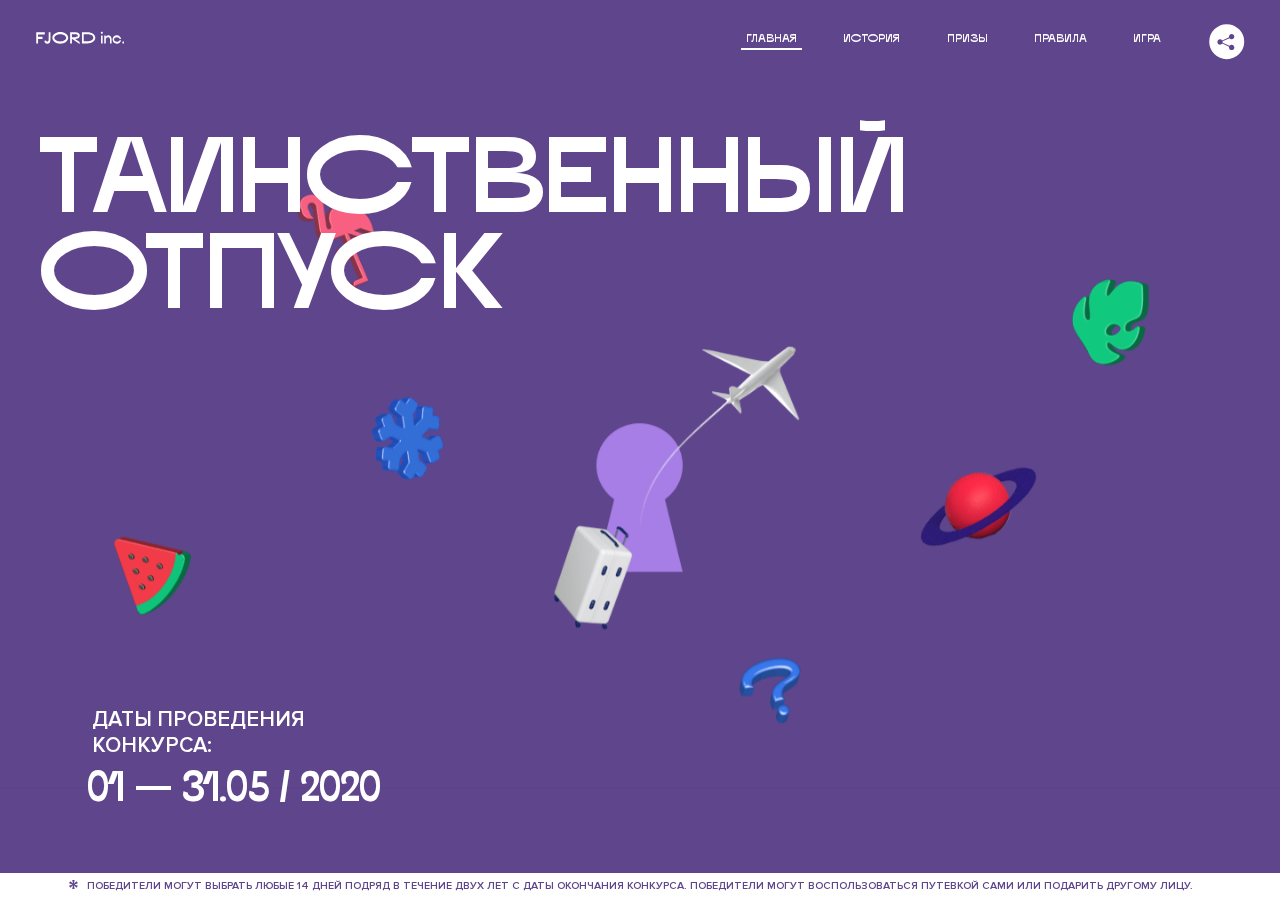
<file: 1/index.html>
<!DOCTYPE html>
<html lang="ru">
<head>
  <meta charset="UTF-8">
  <meta name="description" content="">
  <meta name="viewport" content="width=device-width, initial-scale=1.0">
  <meta http-equiv="X-UA-Compatible" content="ie=edge">
  <title>Mysterious Vacation</title>
<link href="css/style.min.css" rel="stylesheet">  <base href="https://htmlacademy-animation.github.io/878623-magic-vacation-1/1/">
</head>
<body>

  <header class="page-header js-header">
    <div class="page-header__wrapper">
      <a href="#" class="page-header__logo" aria-label="Перейти на страницу FJORD.Inc">
        <svg width="100" height="15" viewBox="0 0 100 15" fill="none" xmlns="http://www.w3.org/2000/svg">
          <path d="M0.26 1.4V14H2.276V8.906H7.334V6.44H2.276V3.848H9.872V1.4H0.26ZM12.733 14.36C15.127 14.36 16.243 12.65 16.243 9.5V1.4H14.263V8.96C14.263 11.21 13.723 11.876 12.733 11.876C11.833 11.876 11.473 11.3 11.347 10.58L9.36702 10.94C9.63702 13.046 10.663 14.36 12.733 14.36ZM18.3918 7.7C18.3918 11.372 22.3878 14.36 27.3198 14.36C32.2518 14.36 36.2478 11.372 36.2478 7.7C36.2478 4.028 32.2518 1.04 27.3198 1.04C22.3878 1.04 18.3918 4.028 18.3918 7.7ZM20.6058 7.7C20.6058 5.378 23.6118 3.524 27.3198 3.524C30.9918 3.524 33.9798 5.378 33.9798 7.7C33.9798 10.004 30.9918 11.858 27.3198 11.858C23.6118 11.858 20.6058 10.004 20.6058 7.7ZM40.403 14V8.906H40.799L49.079 14.702V12.38L44.039 8.906H44.201C47.999 8.906 49.277 7.304 49.277 5.162C49.277 3.092 47.999 1.4 44.201 1.4H38.387V14H40.403ZM43.535 3.722C45.785 3.722 47.045 4.136 47.045 5.432C47.045 6.764 45.785 7.034 43.535 7.034H40.403V3.722H43.535ZM51.6936 1.382V14H57.8676C62.7456 14 66.7236 11.534 66.7236 7.7C66.7236 3.848 62.7456 1.382 57.8676 1.382H51.6936ZM53.7096 11.624V3.722H57.5436C61.5396 3.722 64.4916 5.018 64.4916 7.7C64.4916 10.238 61.5396 11.624 57.5436 11.624H53.7096ZM73.1832 14.018H74.9832V5H73.1832V14.018ZM72.9132 1.976C72.9132 2.57 73.3992 3.092 74.0832 3.092C74.7492 3.092 75.2352 2.57 75.2352 1.976C75.2352 1.382 74.7672 0.805999 74.0832 0.805999C73.3812 0.805999 72.9132 1.382 72.9132 1.976ZM76.7867 14H78.5687V9.104C78.7487 8.006 79.5947 6.962 81.0887 6.962C82.1147 6.962 83.2667 7.448 83.2667 9.554V14H85.0487V9.014C85.0487 6.152 83.2307 4.73 81.3587 4.73C79.9187 4.73 79.0727 5.558 78.5687 6.854V5H76.7867V14ZM90.9898 14.27C93.5098 14.27 95.3818 12.506 95.7238 10.328H94.0498C93.7258 11.3 92.6998 12.02 90.9898 12.02C88.8478 12.02 87.7678 10.922 87.7678 9.59C87.7678 8.24 88.8478 6.962 90.9898 6.962C92.7538 6.962 93.7978 7.844 94.0858 8.924H95.7418C95.4358 6.71 93.6178 4.73 90.9898 4.73C88.0918 4.73 86.1298 7.124 86.1298 9.59C86.1298 12.074 88.1278 14.27 90.9898 14.27ZM97.0693 12.938C97.0693 13.658 97.5553 14.144 98.2753 14.144C98.9953 14.144 99.4813 13.658 99.4813 12.938C99.4813 12.2 98.9953 11.714 98.2753 11.714C97.5553 11.714 97.0693 12.2 97.0693 12.938Z" fill="currentColor"></path>
        </svg>
      </a>
      <button class="page-header__toggler js-menu-toggler" type="button" aria-label="Управление мобильным меню"><span>Меню</span></button>
      <nav class="page-header__nav">
        <div class="page-header__menu js-menu" id="menu">
          <ul>
            <li>
              <a class="js-menu-link" href="#top" data-href="top">главная</a>
            </li>
            <li>
              <a class="js-menu-link" href="#story" data-href="story">история</a>
            </li>
            <li>
              <a class="js-menu-link" href="#prizes" data-href="prizes">призы</a>
            </li>
            <li>
              <a class="js-menu-link" href="#rules" data-href="rules">правила</a>
            </li>
            <li>
              <a class="js-menu-link" href="#game" data-href="game">игра</a>
            </li>
          </ul>
        </div>
        <div class="page-header__social">
          <div class="social-block js-social-block">
            <button class="social-block__toggler" aria-label="Управлять блоком с социальными кнопками">
              <svg width="26" height="22" viewBox="0 0 27 22" fill="none" xmlns="http://www.w3.org/2000/svg">
                <path d="M19.6721 7.43664C21.6273 7.43664 23.213 5.85095 23.213 3.89566C23.213 1.94037 21.6273 0.354675 19.6721 0.354675C17.7168 0.354675 16.1311 1.94037 16.1311 3.89566C16.1311 4.19968 16.1728 4.49178 16.2458 4.77345L7.21751 8.95527C6.57519 8.05214 5.52303 7.46049 4.33078 7.46049C2.37549 7.46049 0.789795 9.04618 0.789795 11.0015C0.789795 12.9568 2.37549 14.5425 4.33078 14.5425C5.52303 14.5425 6.57668 13.9508 7.21751 13.0477L16.2458 17.2295C16.1743 17.5112 16.1311 17.8033 16.1311 18.1073C16.1311 20.0626 17.7168 21.6483 19.6721 21.6483C21.6273 21.6483 23.213 20.0626 23.213 18.1073C23.213 16.152 21.6273 14.5663 19.6721 14.5663C18.4798 14.5663 17.4262 15.158 16.7853 16.0611L7.75701 11.8793C7.82854 11.5976 7.87176 11.3055 7.87176 11.0015C7.87176 10.6974 7.83003 10.4053 7.75701 10.1237L16.7853 5.94186C17.4262 6.84499 18.4783 7.43664 19.6721 7.43664Z" fill="currentColor"></path>
              </svg>
            </button>
            <ul class="social-block__list">
              <li>
                <a class="social-block__link social-block__link--fb" href="#" aria-label="Мы на Facebook">
                  <svg width="8" height="17" viewBox="0 0 8 17" fill="none" xmlns="http://www.w3.org/2000/svg">
                    <path d="M4.24646 16.9899H1.09275L1.05793 8.49828H0V5.30707H1.05793V3.81124C1.05793 1.42084 2.57654 0 5.21735 0H7.41758V3.18585H5.30841C4.28262 3.18585 4.2478 3.48582 4.2478 4.24914V5.30707H7.42964L7.16716 8.49828H4.2478V16.9899H4.24646Z" fill="currentColor"></path>
                  </svg>
                </a>
              </li>
              <li>
                <a class="social-block__link social-block__link--insta" href="#" aria-label="Мы в Instagram">
                  <svg width="15" height="15" viewBox="0 0 15 15" fill="none" xmlns="http://www.w3.org/2000/svg">
                    <path d="M11.0197 0H4.19806C2.14246 0 0.471191 1.66993 0.471191 3.72285V10.5499C0.471191 12.6082 2.14112 14.2727 4.19806 14.2727H11.0197C13.0753 14.2727 14.7466 12.6082 14.7466 10.5499V3.72285C14.7466 1.67127 13.0753 0 11.0197 0ZM11.0197 12.4849H4.19806C3.13076 12.4849 2.26432 11.6158 2.26432 10.5512V3.72419C2.26432 2.65956 3.13076 1.79715 4.19806 1.79715H11.0197C12.087 1.79715 12.9535 2.6609 12.9535 3.72419V10.5512C12.9535 11.6145 12.087 12.4849 11.0197 12.4849Z" fill="currentColor"></path>
                    <path d="M7.60887 3.11084C5.38989 3.11084 3.58203 4.9187 3.58203 7.14036C3.58203 9.35532 5.38989 11.1645 7.60887 11.1645C9.83053 11.1645 11.6357 9.35666 11.6357 7.14036C11.6357 4.9187 9.83053 3.11084 7.60887 3.11084ZM7.60887 9.36871C6.37551 9.36871 5.37784 8.37372 5.37784 7.14036C5.37784 5.90699 6.37551 4.90665 7.60887 4.90665C8.83822 4.90665 9.84259 5.90833 9.84259 7.14036C9.84392 8.37238 8.83822 9.36871 7.60887 9.36871Z" fill="currentColor"></path>
                    <path d="M11.3573 2.35962C10.8256 2.35962 10.3931 2.79752 10.3931 3.32381C10.3931 3.85546 10.8256 4.29336 11.3573 4.29336C11.8862 4.29336 12.3215 3.85546 12.3215 3.32381C12.3215 2.79752 11.8862 2.35962 11.3573 2.35962Z" fill="currentColor"></path>
                  </svg>
                </a>
              </li>
              <li>
                <a class="social-block__link social-block__link--vk" href="#" aria-label="Мы ВКонтакте">
                  <svg width="17" height="10" viewBox="0 0 17 10" fill="none" xmlns="http://www.w3.org/2000/svg">
                    <path d="M14.1234 4.9002C14.1234 4.9002 16.3623 1.72708 16.5866 0.680242C16.6595 0.312285 16.4947 0.103188 16.1069 0.103188C16.1069 0.103188 14.8193 0.103188 14.168 0.103188C13.7235 0.103188 13.5587 0.293278 13.4235 0.579768C13.4235 0.579768 12.3724 2.82553 11.0969 4.24712C10.6861 4.70333 10.4781 4.84318 10.2511 4.84318C10.0646 4.84318 9.98625 4.6911 9.98625 4.27834V0.649016C9.98625 0.147997 9.92545 0.00135496 9.5066 0.00135496H6.39628C6.15578 0.00135496 6.0085 0.134417 6.0085 0.324506C6.0085 0.801084 6.73406 0.908351 6.73406 2.20231V4.87305C6.73406 5.40529 6.70569 5.61575 6.45303 5.61575C5.78016 5.61575 4.19528 3.30618 3.30623 0.678887C3.12923 0.145282 2.93737 0 2.43475 0H0.486409C0.205373 0 0 0.190085 0 0.476576C0 0.991172 0.60666 3.40801 2.99277 6.64358C4.59927 8.8201 6.70569 10 8.60269 10C9.76196 10 10.0416 9.80312 10.0416 9.31432V7.63883C10.0416 7.22607 10.2065 7.04956 10.4429 7.04956C10.7078 7.04956 11.1847 7.13238 12.2805 8.22268C13.5843 9.47862 13.6762 10 14.3896 10H16.5676C16.7919 10 17 9.89273 17 9.52342C17 9.02919 16.3623 8.15343 15.384 7.10659C14.9801 6.56755 14.3302 5.98914 14.1248 5.72301C13.8275 5.40801 13.9154 5.23014 14.1234 4.9002Z" fill="currentColor"></path>
                  </svg>
                </a>
              </li>
            </ul>
          </div>
        </div>
      </nav>
    </div>
  </header>

  <main class="page-content">

    <section class="animation-screen"></section>

    <section class="screen screen--hidden screen--intro" id="top">
      <div class="screen__wrapper">
        <div class="intro">
          <h1 class="intro__title">Таинственный отпуск</h1>
          <div class="intro__content">
            <div class="intro__info">
              <p class="intro__label">Даты проведения конкурса:</p>
              <p class="intro__date">01 — 31.05 / 2020</p>
            </div>
            <div class="intro__message">
              <p>
                Отгадай первым место назначения и&nbsp;отправься в&nbsp;путешествие в&nbsp;любое время или получи один из многочисленных призов
                <svg width="16" height="16" viewBox="0 0 10 10" fill="none" xmlns="http://www.w3.org/2000/svg">
                  <path d="M0 6.35337L3.90271 4.99012L0 3.64663L1.34615 1.32374L4.44287 4.01073L3.67364 0H6.34615L5.57692 4.01073L8.65385 1.32374L10 3.64663L6.13405 4.99012L10 6.35337L8.65385 8.65651L5.57692 5.98927L6.34615 10H3.67364L4.44287 5.96952L1.34615 8.65651L0 6.35337Z" fill="currentColor"></path>
                </svg>
              </p>
            </div>
          </div>
        </div>
      </div>
      <div class="screen__footer js-footer">
        <button class="screen__footer-enlarge js-footer-toggler" type="button" aria-label="Показать сообщение">
          <svg width="10" height="10" viewBox="0 0 10 10" fill="none" xmlns="http://www.w3.org/2000/svg">
            <path d="M0 6.35337L3.90271 4.99012L0 3.64663L1.34615 1.32374L4.44287 4.01073L3.67364 0H6.34615L5.57692 4.01073L8.65385 1.32374L10 3.64663L6.13405 4.99012L10 6.35337L8.65385 8.65651L5.57692 5.98927L6.34615 10H3.67364L4.44287 5.96952L1.34615 8.65651L0 6.35337Z" fill="currentColor"></path>
          </svg>
        </button>
        <button class="screen__footer-collapse js-footer-toggler" type="button" aria-label="Скрыть сообщение">
          <svg width="13" height="13" viewBox="0 0 13 13" fill="none" xmlns="http://www.w3.org/2000/svg">
            <line x1="12.3536" y1="0.353553" x2="0.738349" y2="11.9688" stroke="currentColor"></line>
            <line x1="0.738319" y1="0.539925" x2="12.3535" y2="12.1551" stroke="currentColor"></line>
          </svg>
        </button>
        <div class="screen__footer-wrapper">
          <div class="screen__footer-announce">
            <p class="screen__footer-label">Даты проведения конкурса:</p>
            <p class="screen__footer-date">01 — 31.05 / 2020</p>
          </div>
          <div class="screen__footer-note">
            <p>
              <svg width="10" height="10" viewBox="0 0 10 10" fill="none" xmlns="http://www.w3.org/2000/svg">
                <path d="M0 6.35337L3.90271 4.99012L0 3.64663L1.34615 1.32374L4.44287 4.01073L3.67364 0H6.34615L5.57692 4.01073L8.65385 1.32374L10 3.64663L6.13405 4.99012L10 6.35337L8.65385 8.65651L5.57692 5.98927L6.34615 10H3.67364L4.44287 5.96952L1.34615 8.65651L0 6.35337Z" fill="currentColor"></path>
              </svg>
              <span>Победители могут выбрать любые 14 дней подряд в&nbsp;течение двух лет с&nbsp;даты окончания конкурса. Победители могут воспользоваться путевкой сами или подарить другому лицу.</span>
            </p>
          </div>
        </div>
      </div>
    </section>

    <section class="screen screen--hidden screen--story" id="story">

      <div class="slider swiper-container js-slider">

        <div class="swiper-wrapper">

          <div class="slider__item swiper-slide">
            <h2 class="slider__item-title">История</h2>
            <p class="slider__item-text">Джеймс Таргет был основателем компании &laquo;Fjord Inc.&raquo;. С&nbsp;1965 года &laquo;Fjord Inc.&raquo; прославилась надёжными и&nbsp;удобными чемоданами и&nbsp;аксессуарами для туристов.</p>
          </div>

          <div class="slider__item swiper-slide">
            <p class="slider__item-text">Когда Джеймсу было 7&nbsp;лет, в&nbsp;их&nbsp;доме гостил дядюшка и&nbsp;развлекал детей рассказами о&nbsp;своей поездке в&nbsp;место, показавшееся малышу Таргету невероятным. Тогда Джеймс решил, что однажды посетит его, но&nbsp;не&nbsp;будет рассказывать о&nbsp;мечте, пока не&nbsp;осуществит.</p>
          </div>

          <div class="slider__item swiper-slide">
            <p class="slider__item-text">Джеймс Таргет стал увлеченным путешественником. Он&nbsp;посетил 5&nbsp;континентов, 126&nbsp;стран.</p>
          </div>

          <div class="slider__item swiper-slide">
            <p class="slider__item-text">Он&nbsp;сплавлялся по&nbsp;Амазонке и&nbsp;погружался в&nbsp;пещеры Франции, медитировал в&nbsp;горах Тибета и&nbsp;пожимал руку вождя племени Акугауа.</p>
          </div>

          <div class="slider__item swiper-slide">
            <p class="slider__item-text">Из&nbsp;своих поездок Джеймс Таргет привозил идеи, как сделать свои чемоданы &laquo;Fjord Inc.&raquo; удобными и&nbsp;приспособленными к&nbsp;разным дорожным условиям.</p>
          </div>

          <div class="slider__item swiper-slide">
            <p class="slider__item-text">Всё это время Джеймс не&nbsp;оставлял идею поездки своей мечты. Однако, как только он&nbsp;брался за&nbsp;планирование, возникали препятствия, не&nbsp;позволяющие отправиться туда.</p>
          </div>

          <div class="slider__item swiper-slide">
            <p class="slider__item-text">В&nbsp;возрасте 67&nbsp;лет Джеймс Таргет попал под лавину и&nbsp;погиб. В&nbsp;своём завещании он&nbsp;поручил отправить в&nbsp;заветное путешествие трёх смельчаков, единых с&nbsp;ним духом.</p>
          </div>

          <div class="slider__item swiper-slide">
            <p class="slider__item-text">Тех, кто сможет узнать таинственное место, задавая вопросы специально обученному ИИ&nbsp;&laquo;Соне&raquo;, ждет фантастическое путешествие.</p>
          </div>
        </div>
        <div class="slider__controls">
          <button class="slider__control slider__control--prev js-control-prev" type="button" aria-label="Показать предыдущую историю">
            <svg width="12" height="22" viewBox="0 0 12 22" fill="none" xmlns="http://www.w3.org/2000/svg">
              <path d="M11 1L1 11L11 21" stroke="currentColor" stroke-width="2" stroke-linejoin="round"></path>
            </svg>
          </button>
          <button class="slider__control slider__control--next js-control-next" type="button" aria-label="Показать следующую историю">
            <svg width="12" height="22" viewBox="0 0 12 22" fill="none" xmlns="http://www.w3.org/2000/svg">
              <path d="M1 1L11 11L1 21" stroke="currentColor" stroke-width="2" stroke-linejoin="round"></path>
            </svg>
          </button>
        </div>
        <div class="slider__pagination swiper-pagination"></div>
      </div>
    </section>

    <section class="screen screen--hidden screen--prizes" id="prizes">
      <div class="screen__wrapper">
        <div class="prizes">
          <h2 class="prizes__title">ПРизы</h2>
          <div class="prizes__lead">
            <p>Найди ответ и&nbsp;получи один из&nbsp;призов:</p>
          </div>
          <ul class="prizes__list">
            <li class="prizes__item prizes__item--journeys">
              <div class="prizes__icon">
                <picture>
                  <source srcset="img/prize1-mob.svg" media="(orientation: portrait)">
                  <img src="img/prize1.svg" alt="">
                </picture>
              </div>
              <p class="prizes__desc">
                <b>3</b>
                <span>загадочных путешествия</span>
              </p>
            </li>
            <li class="prizes__item prizes__item--cases">
              <div class="prizes__icon">
                <picture>
                  <source srcset="img/prize2-mob.svg" media="(orientation: portrait)">
                  <img src="img/prize2.svg" alt="">
                </picture>
              </div>
              <p class="prizes__desc">
                <b>7</b>
                <span>надежных чемоданов</span>
              </p>
            </li>
            <li class="prizes__item prizes__item--codes">
              <div class="prizes__icon">
                <picture>
                  <source srcset="img/prize3-mob.svg" media="(orientation: portrait)">
                  <img src="img/prize3.svg" alt="">
                </picture>
              </div>
              <p class="prizes__desc">
                <b>900</b>
                <span>
                  промокодов на&nbsp;скидку 15%
                  <svg width="10" height="10" viewBox="0 0 10 10" fill="none" xmlns="http://www.w3.org/2000/svg">
                    <path d="M0 6.35337L3.90271 4.99012L0 3.64663L1.34615 1.32374L4.44287 4.01073L3.67364 0H6.34615L5.57692 4.01073L8.65385 1.32374L10 3.64663L6.13405 4.99012L10 6.35337L8.65385 8.65651L5.57692 5.98927L6.34615 10H3.67364L4.44287 5.96952L1.34615 8.65651L0 6.35337Z" fill="currentColor"></path>
                  </svg>
                </span>
              </p>
            </li>
          </ul>
        </div>
      </div>
      <div class="screen__footer js-footer">
        <button class="screen__footer-enlarge js-footer-toggler" type="button" aria-label="Показать сообщение">
          <svg width="10" height="10" viewBox="0 0 10 10" fill="none" xmlns="http://www.w3.org/2000/svg">
            <path d="M0 6.35337L3.90271 4.99012L0 3.64663L1.34615 1.32374L4.44287 4.01073L3.67364 0H6.34615L5.57692 4.01073L8.65385 1.32374L10 3.64663L6.13405 4.99012L10 6.35337L8.65385 8.65651L5.57692 5.98927L6.34615 10H3.67364L4.44287 5.96952L1.34615 8.65651L0 6.35337Z" fill="currentColor"></path>
          </svg>
        </button>
        <button class="screen__footer-collapse js-footer-toggler" type="button" aria-label="Скрыть сообщение">
          <svg width="13" height="13" viewBox="0 0 13 13" fill="none" xmlns="http://www.w3.org/2000/svg">
            <line x1="12.3536" y1="0.353553" x2="0.738349" y2="11.9688" stroke="currentColor"></line>
            <line x1="0.738319" y1="0.539925" x2="12.3535" y2="12.1551" stroke="currentColor"></line>
          </svg>
        </button>
        <div class="screen__footer-wrapper">
          <div class="screen__footer-announce">
            <p class="screen__footer-label">Даты проведения конкурса:</p>
            <p class="screen__footer-date">01 — 31.05 / 2020</p>
          </div>
          <div class="screen__footer-note">
            <p>
              <svg width="10" height="10" viewBox="0 0 10 10" fill="none" xmlns="http://www.w3.org/2000/svg">
                <path d="M0 6.35337L3.90271 4.99012L0 3.64663L1.34615 1.32374L4.44287 4.01073L3.67364 0H6.34615L5.57692 4.01073L8.65385 1.32374L10 3.64663L6.13405 4.99012L10 6.35337L8.65385 8.65651L5.57692 5.98927L6.34615 10H3.67364L4.44287 5.96952L1.34615 8.65651L0 6.35337Z" fill="currentColor"></path>
              </svg>
              <span>Скидка&nbsp;15% на&nbsp;единоразовое приобретение путёвки с&nbsp;1&nbsp;июня 2020 по&nbsp;31&nbsp;мая 2022&nbsp;года. Суммируется с&nbsp;другими акциями</span>
            </p>
          </div>
        </div>
      </div>
    </section>

    <section class="screen screen--hidden screen--rules" id="rules">
      <div class="screen__wrapper">
        <div class="rules">
          <h2 class="rules__title">Правила</h2>
          <div class="rules__lead">
            <p>Для того чтобы получить наследство Джеймса Таргета, тебе нужно выведать у&nbsp;&laquo;Сони&raquo;, куда предстоит отправиться тебе в&nbsp;случае победы</p>
          </div>
          <ol class="rules__list">
            <li class="rules__item">
              <p>Тебе отводится <br>5&nbsp;минут</p>
            </li>
            <li class="rules__item">
              <p>Задавай любые вопросы в&nbsp;текстовом поле</p>
            </li>
            <li class="rules__item">
              <p>Нажимай кнопку &laquo;Узнать&raquo;, чтобы получить ответ</p>
            </li>
            <li class="rules__item">
              <p>&laquo;Соня&raquo; может отвечать только&nbsp;Да или Нет</p>
            </li>
          </ol>
          <a href="#game" class="rules__link btn">Погнали!</a>
        </div>
      </div>
      <div class="screen__disclaimer">
        <div class="disclaimer">
          <ul>
            <li>
              <a href="#">Правовая информация</a>
            </li>
            <li>
              <a href="#">Подробные правила</a>
            </li>
          </ul>
        </div>
      </div>
    </section>

    <section class="screen screen--hidden screen--game" id="game">
      <div class="screen__wrapper">
        <div class="game">
          <div class="game__header">
            <h2 class="game__title">Игра</h2>
            <div class="game__counter">
              <span>05</span>:<span>00</span>
            </div>
          </div>
          <div class="game__body">
            <div class="chat">
              <div class="chat__body js-chat">
                <ul class="chat__list" id="messages"></ul>
              </div>
              <div class="chat__footer">
                <form action="#" method="post" class="form form--chat" id="message-form">
                  <label for="message-field" class="visually-hidden">Поле для ввода вопроса</label>
                  <input type="text" class="form__field" id="message-field">
                  <button class="form__button btn">
                    Узнать
                    <svg width="18" height="19" viewBox="0 0 18 19" fill="none" xmlns="http://www.w3.org/2000/svg">
                      <path stroke="currentColor" stroke-width="2" d="M9 19V1"></path>
                      <path d="M1 9l8-8 8 8" stroke="currentColor" stroke-width="2" stroke-linejoin="round"></path>
                    </svg>
                  </button>
                </form>
              </div>
            </div>
          </div>
          <!-- временные кнопки для показа результата -->
          <div class="game__buttons">
            <button class="game__button btn js-show-result" type="button" data-target="result">Положительный результат</button>
            <button class="game__button btn js-show-result" type="button" data-target="result2">Положительный результат - 2</button>
            <button class="game__button btn js-show-result" type="button" data-target="result3">Отрицательный результат</button>
          </div>
        </div>
      </div>
    </section>

    <section class="screen screen--hidden screen--result" id="result">
      <div class="screen__wrapper">
        <div class="result result--trip">
          <div class="result__image">
            <picture>
              <source srcset="img/result1-mob.png 1x, img/result1-mob@2x.png 2x" media="(max-width: 768px) and (orientation: portrait)">
              <img src="img/result1.png" srcset="img/result1@2x.png 2x" alt="">
            </picture>
          </div>
          <h2 class="result__title">
            <span class="visually-hidden">ПОбеда!</span>
            <svg xmlns="http://www.w3.org/2000/svg" viewBox="0 0 568.85 109.24">
              <path d="M16,24.44V92H2.6V8H75V92H61.52V24.44H16Z" transform="translate(-2.1 -1.5)" fill="none" stroke="currentColor"></path>
              <path d="M148.76,5.6c32.88,0,59.52,19.92,59.52,44.4s-26.64,44.4-59.52,44.4S89.24,74.48,89.24,50,115.88,5.6,148.76,5.6Zm0,72.12c24.48,0,44.4-12.36,44.4-27.72s-19.92-27.84-44.4-27.84C124,22.16,104,34.52,104,50S124,77.72,148.76,77.72Z" transform="translate(-2.1 -1.5)" fill="none" stroke="currentColor"></path>
              <path d="M287.36,8V24.44H236v14.4h25.32c25.44,0,34,11.16,34,26.52,0,15.6-8.52,26.64-34,26.64H222.56V8h64.8ZM256.88,76.52c15.12,0,23.52-2,23.52-11.52S272,54.44,256.88,54.44H236V76.52h20.88Z" transform="translate(-2.1 -1.5)" fill="none" stroke="currentColor"></path>
              <path d="M371.47,8V24.44H320.84V41.6h33.6V58h-33.6V75.56h50.64V92H307.4V8h64.08Z" transform="translate(-2.1 -1.5)" fill="none" stroke="currentColor"></path>
              <path d="M382.39,110.24V75.56h7.44c4.56-4.68,7.8-18.36,8.76-56L399,8h48.6V75.56h10v34.68H442.87V92H397v18.24H382.39Zm51.72-34.68V24.44H411.55v3.12c-0.48,22.44-3.24,37.68-7.2,48h29.76Z" transform="translate(-2.1 -1.5)" fill="none" stroke="currentColor"></path>
              <path d="M463.75,92l28-84h27.12l28.08,84H533.47l-7.8-23.52h-37.8L480.07,92H463.75Zm56.64-40L507,11.84,493.51,52h26.88Z" transform="translate(-2.1 -1.5)" fill="none" stroke="currentColor"></path>
              <path d="M554.12,70.4L555.55,2H569l1.44,68.4H554.12Zm8.28,6.36c4.8,0,8,3.24,8,8.16a8,8,0,1,1-16.08,0C554.35,80,557.59,76.76,562.39,76.76Z" transform="translate(-2.1 -1.5)" fill="none" stroke="currentColor"></path>
            </svg>
          </h2>
          <div class="result__text">
            <p>ты&nbsp;отправляешься в&nbsp;Арктику!</p>
          </div>
          <div class="result__form">
            <form action="#" method="post" class="form form--result">
              <label for="email-field" class="form__label">зарегистрируй результат</label>
              <input type="email" class="form__field" id="email-field" placeholder="e-mail для регистации результата и получения приза" required="">
              <button class="form__button btn">
                отправить
                <svg width="18" height="19" viewBox="0 0 18 19" fill="none" xmlns="http://www.w3.org/2000/svg">
                  <path stroke="currentColor" stroke-width="2" d="M9 19V1"></path>
                  <path d="M1 9l8-8 8 8" stroke="currentColor" stroke-width="2" stroke-linejoin="round"></path>
                </svg>
              </button>
            </form>
          </div>
        </div>
      </div>
    </section>

    <section class="screen screen--hidden screen--result" id="result2">
      <div class="screen__wrapper">
        <div class="result result--prize">
          <div class="result__image">
            <picture>
              <source srcset="img/result2-mob.png 1x, img/result2-mob@2x.png 2x" media="(max-width: 768px) and (orientation: portrait)">
              <img src="img/result2.png" srcset="img/result2@2x.png 2x" alt="">
            </picture>
          </div>
          <h2 class="result__title">
            <span class="visually-hidden">ПОбеда!</span>
            <svg xmlns="http://www.w3.org/2000/svg" viewBox="0 0 568.85 109.24">
              <path d="M16,24.44V92H2.6V8H75V92H61.52V24.44H16Z" transform="translate(-2.1 -1.5)" fill="none" stroke="currentColor"></path>
              <path d="M148.76,5.6c32.88,0,59.52,19.92,59.52,44.4s-26.64,44.4-59.52,44.4S89.24,74.48,89.24,50,115.88,5.6,148.76,5.6Zm0,72.12c24.48,0,44.4-12.36,44.4-27.72s-19.92-27.84-44.4-27.84C124,22.16,104,34.52,104,50S124,77.72,148.76,77.72Z" transform="translate(-2.1 -1.5)" fill="none" stroke="currentColor"></path>
              <path d="M287.36,8V24.44H236v14.4h25.32c25.44,0,34,11.16,34,26.52,0,15.6-8.52,26.64-34,26.64H222.56V8h64.8ZM256.88,76.52c15.12,0,23.52-2,23.52-11.52S272,54.44,256.88,54.44H236V76.52h20.88Z" transform="translate(-2.1 -1.5)" fill="none" stroke="currentColor"></path>
              <path d="M371.47,8V24.44H320.84V41.6h33.6V58h-33.6V75.56h50.64V92H307.4V8h64.08Z" transform="translate(-2.1 -1.5)" fill="none" stroke="currentColor"></path>
              <path d="M382.39,110.24V75.56h7.44c4.56-4.68,7.8-18.36,8.76-56L399,8h48.6V75.56h10v34.68H442.87V92H397v18.24H382.39Zm51.72-34.68V24.44H411.55v3.12c-0.48,22.44-3.24,37.68-7.2,48h29.76Z" transform="translate(-2.1 -1.5)" fill="none" stroke="currentColor"></path>
              <path d="M463.75,92l28-84h27.12l28.08,84H533.47l-7.8-23.52h-37.8L480.07,92H463.75Zm56.64-40L507,11.84,493.51,52h26.88Z" transform="translate(-2.1 -1.5)" fill="none" stroke="currentColor"></path>
              <path d="M554.12,70.4L555.55,2H569l1.44,68.4H554.12Zm8.28,6.36c4.8,0,8,3.24,8,8.16a8,8,0,1,1-16.08,0C554.35,80,557.59,76.76,562.39,76.76Z" transform="translate(-2.1 -1.5)" fill="none" stroke="currentColor"></path>
            </svg>
          </h2>
          <div class="result__text">
            <p>чемодан &laquo;Fjord&nbsp;Inc.&raquo;&nbsp;твой</p>
          </div>
          <div class="result__form">
            <form action="#" method="post" class="form form--result">
              <label for="email-field2" class="form__label">зарегистрируй результат</label>
              <input type="email" class="form__field" id="email-field2" placeholder="e-mail для регистации результата и получения приза" required="">
              <button class="form__button btn">
                отправить
                <svg width="18" height="19" viewBox="0 0 18 19" fill="none" xmlns="http://www.w3.org/2000/svg">
                  <path stroke="currentColor" stroke-width="2" d="M9 19V1"></path>
                  <path d="M1 9l8-8 8 8" stroke="currentColor" stroke-width="2" stroke-linejoin="round"></path>
                </svg>
              </button>
            </form>
          </div>
        </div>
      </div>
    </section>

    <section class="screen screen--hidden screen--result" id="result3">
      <div class="screen__wrapper">
        <div class="result result--negative">
          <div class="result__image">
            <picture>
              <source srcset="img/result3-mob.png 1x, img/result3-mob@2x.png 2x" media="(max-width: 768px) and (orientation: portrait)">
              <img src="img/result3.png" srcset="img/result3@2x.png 2x" alt="">
            </picture>
          </div>
          <h2 class="result__title">
            <span class="visually-hidden">Не угадал!</span>
            <svg xmlns="http://www.w3.org/2000/svg" viewBox="0 0 660.77 109.24">
              <path d="M2.66,92V8H16.1V42.2H53.3V8H66.74V92H53.3V58.64H16.1V92H2.66Z" transform="translate(-2.16 -1.5)" fill="none" stroke="currentColor"></path>
              <path d="M147.62,8V24.44H97V41.6h33.6V58H97V75.56h50.64V92H83.54V8h64.08Z" transform="translate(-2.16 -1.5)" fill="none" stroke="currentColor"></path>
              <path d="M199.22,8l20.52,42.36L235.34,8h16.44l-31,84H204.38l9.48-25.92L185.78,8h13.44Z" transform="translate(-2.16 -1.5)" fill="none" stroke="currentColor"></path>
              <path d="M273.74,24.44V92H260.3V8h50.16V24.44H273.74Z" transform="translate(-2.16 -1.5)" fill="none" stroke="currentColor"></path>
              <path d="M307.1,92l28-84h27.12l28.08,84H376.82L369,68.48h-37.8L323.42,92H307.1Zm56.64-40L350.3,11.84,336.86,52h26.88Z" transform="translate(-2.16 -1.5)" fill="none" stroke="currentColor"></path>
              <path d="M396.38,110.24V75.56h7.44c4.56-4.68,7.8-18.36,8.76-56L412.94,8h48.6V75.56h10v34.68H456.86V92H411v18.24H396.38ZM448.1,75.56V24.44H425.54v3.12c-0.48,22.44-3.24,37.68-7.2,48H448.1Z" transform="translate(-2.16 -1.5)" fill="none" stroke="currentColor"></path>
              <path d="M477.74,92l28-84h27.12L560.9,92H547.46l-7.8-23.52h-37.8L494.06,92H477.74Zm56.64-40-13.44-40.2L507.5,52h26.88Z" transform="translate(-2.16 -1.5)" fill="none" stroke="currentColor"></path>
              <path d="M568.7,76.88a13.77,13.77,0,0,0,5,1c6.6,0,10.44-6.24,12-58.32L586.22,8h46.2V92H619V24.44H598.82l-0.12,3.12C597.14,81,589,94.4,573.74,94.4a28.55,28.55,0,0,1-6.72-.84Z" transform="translate(-2.16 -1.5)" fill="none" stroke="currentColor"></path>
              <path d="M646.1,70.4L647.54,2H661l1.44,68.4H646.1Zm8.28,6.36c4.8,0,8,3.24,8,8.16a8,8,0,0,1-16.08,0C646.34,80,649.58,76.76,654.38,76.76Z" transform="translate(-2.16 -1.5)" fill="none" stroke="currentColor"></path>
            </svg>
          </h2>
          <button class="result__button js-play" type="button">
            не сдавайся!
            <span>
              <svg width="27" height="22" viewBox="0 0 27 22" fill="none" xmlns="http://www.w3.org/2000/svg">
                <path d="M10.6899 1.47998C5.42992 1.47998 1.16992 5.73998 1.16992 11C1.16992 16.26 5.42992 20.52 10.6899 20.52C15.9499 20.52 20.2099 16.26 20.2099 11V7.13998" stroke="currentColor" stroke-width="2" stroke-miterlimit="10"></path>
                <path d="M15.1099 12.5099L20.1499 7.13989L25.3099 12.6299" stroke="currentColor" stroke-width="2" stroke-miterlimit="10" stroke-linejoin="round"></path>
              </svg>
            </span>
          </button>
        </div>
      </div>
    </section>

  </main>

<script src="js/script.js"></script></body>
</html>
</file>
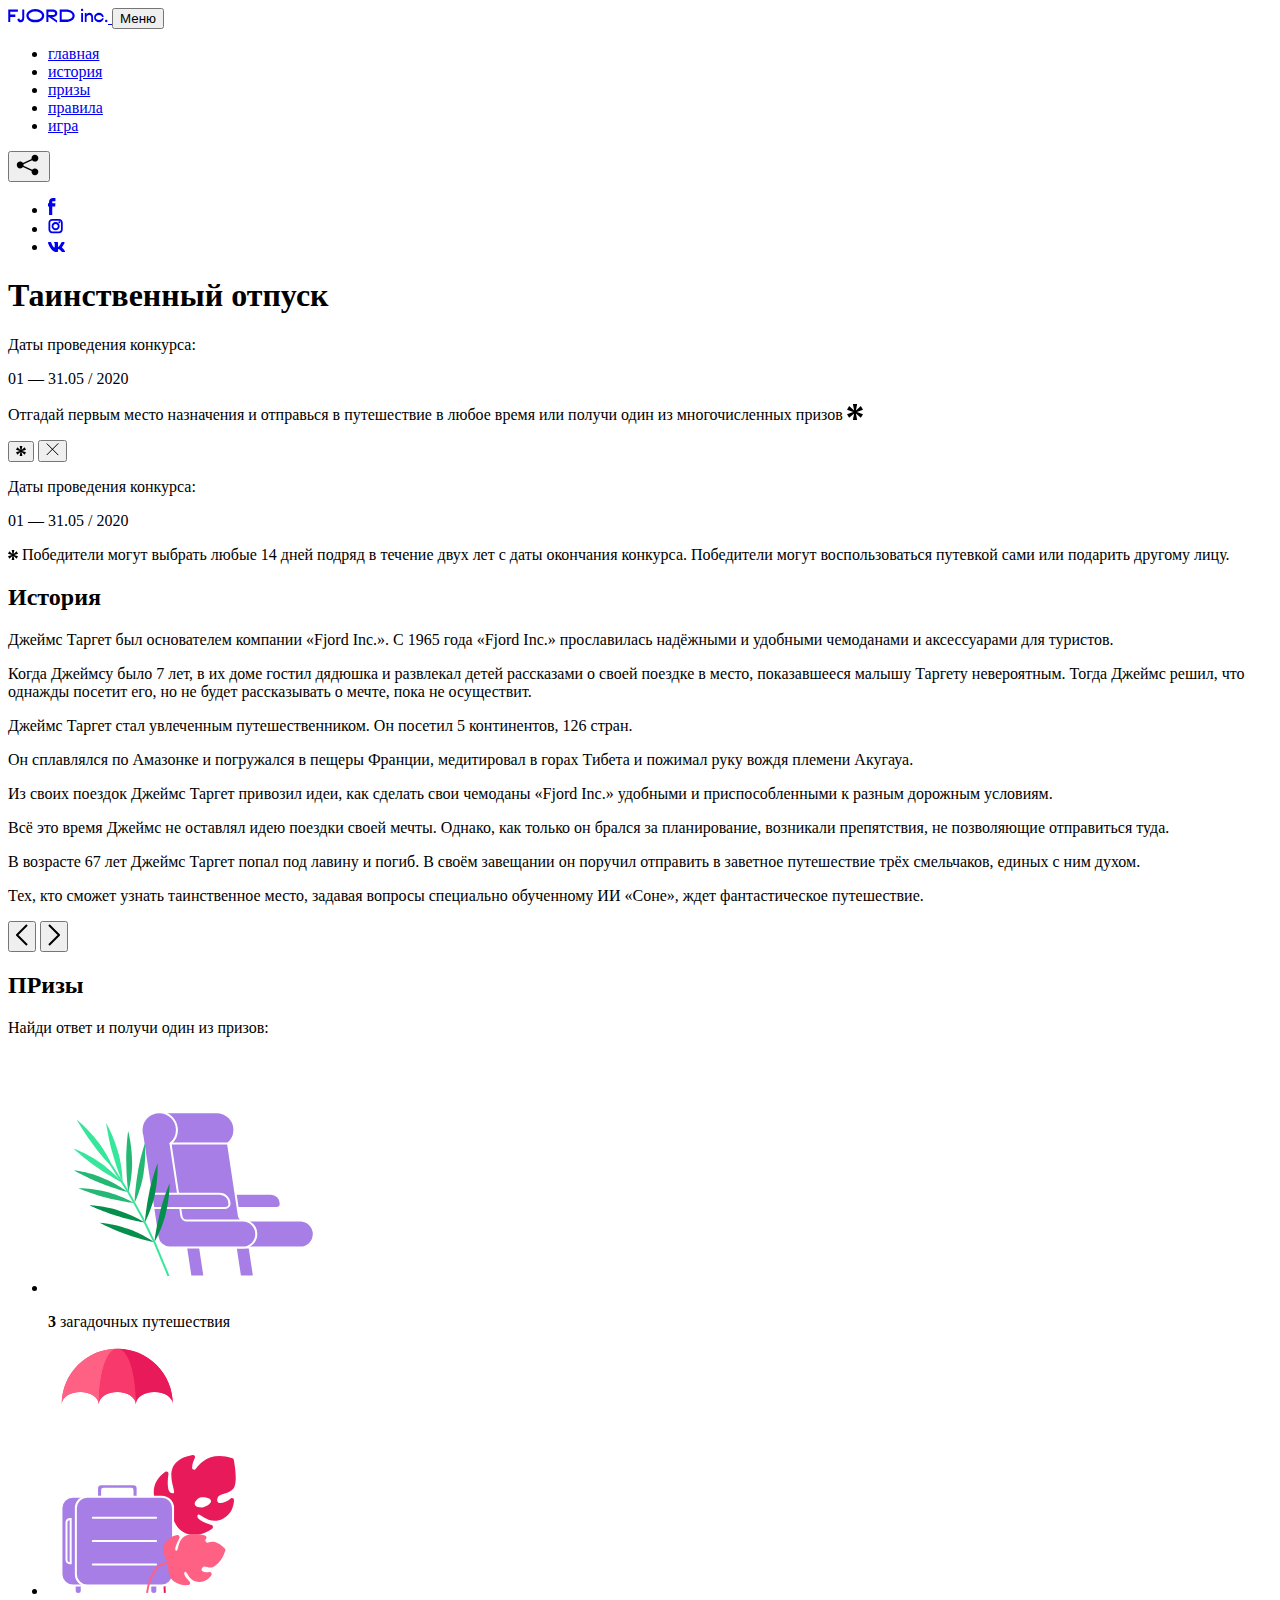
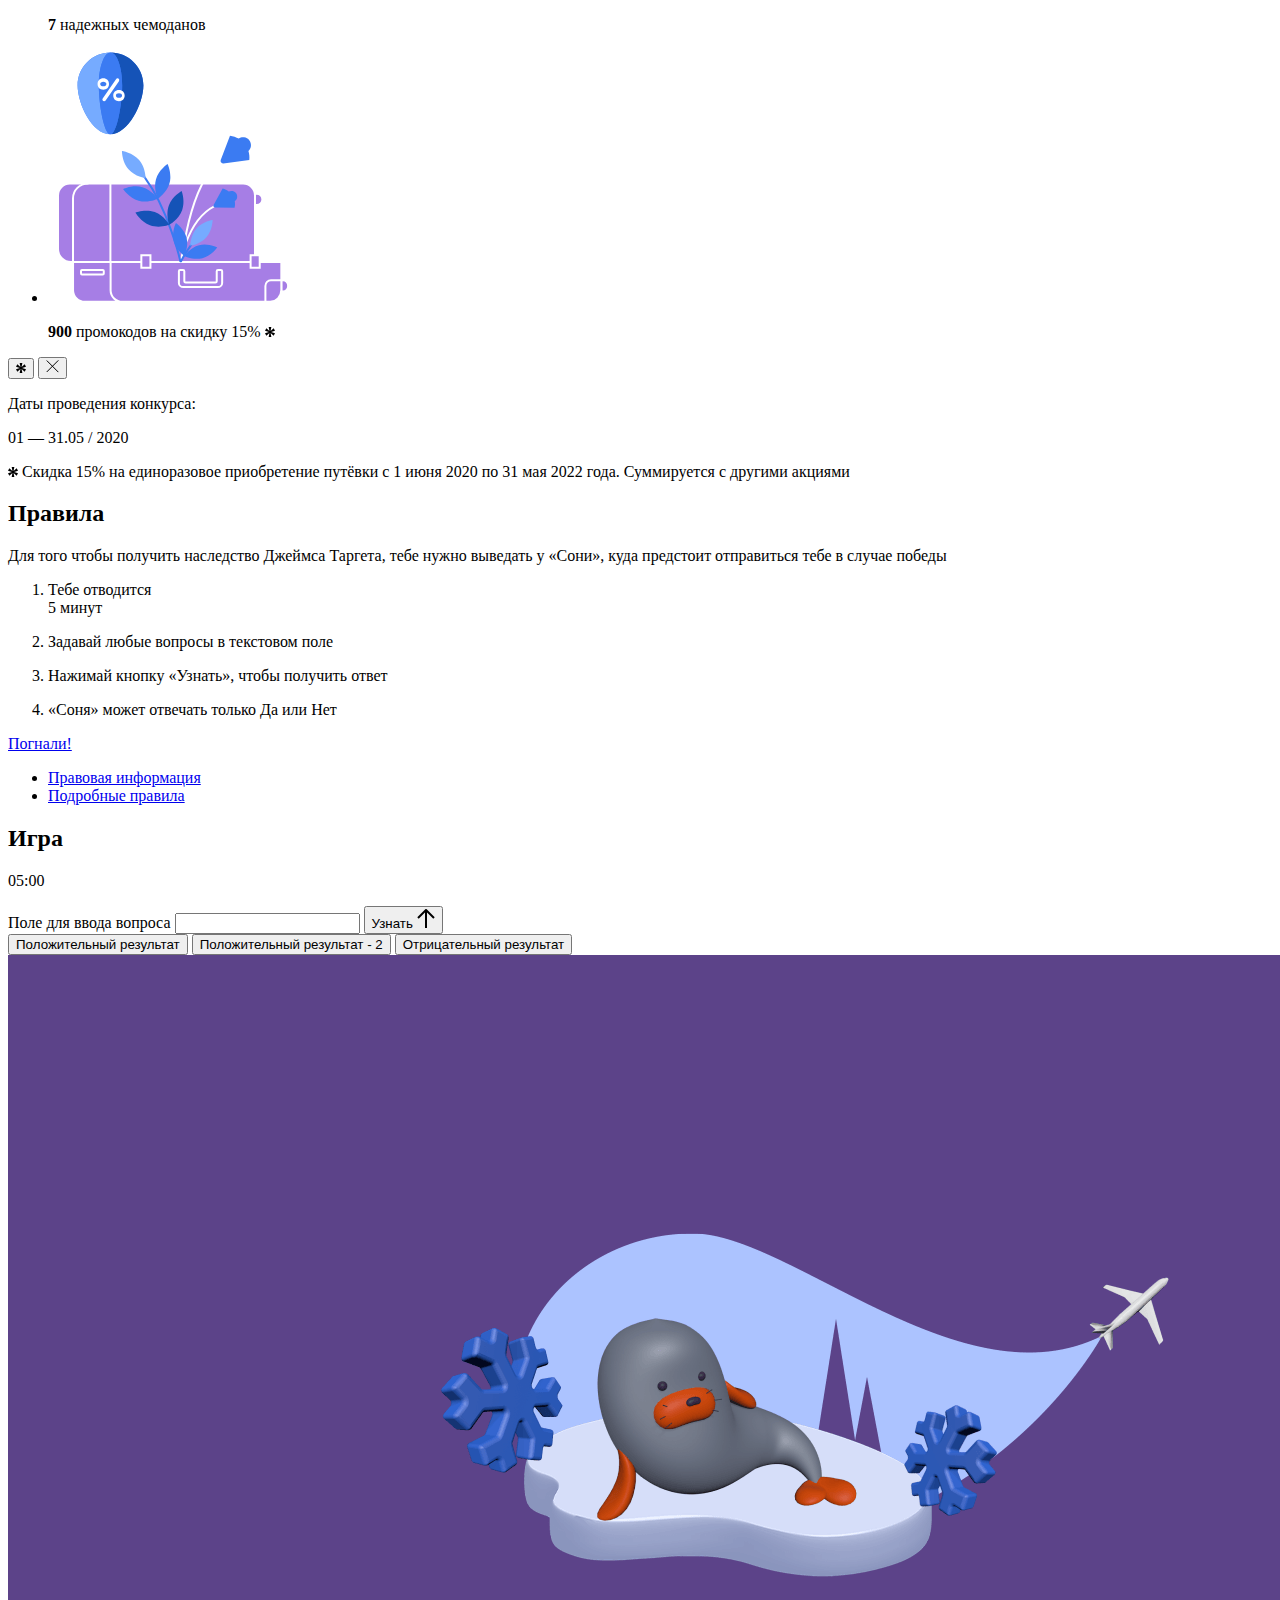
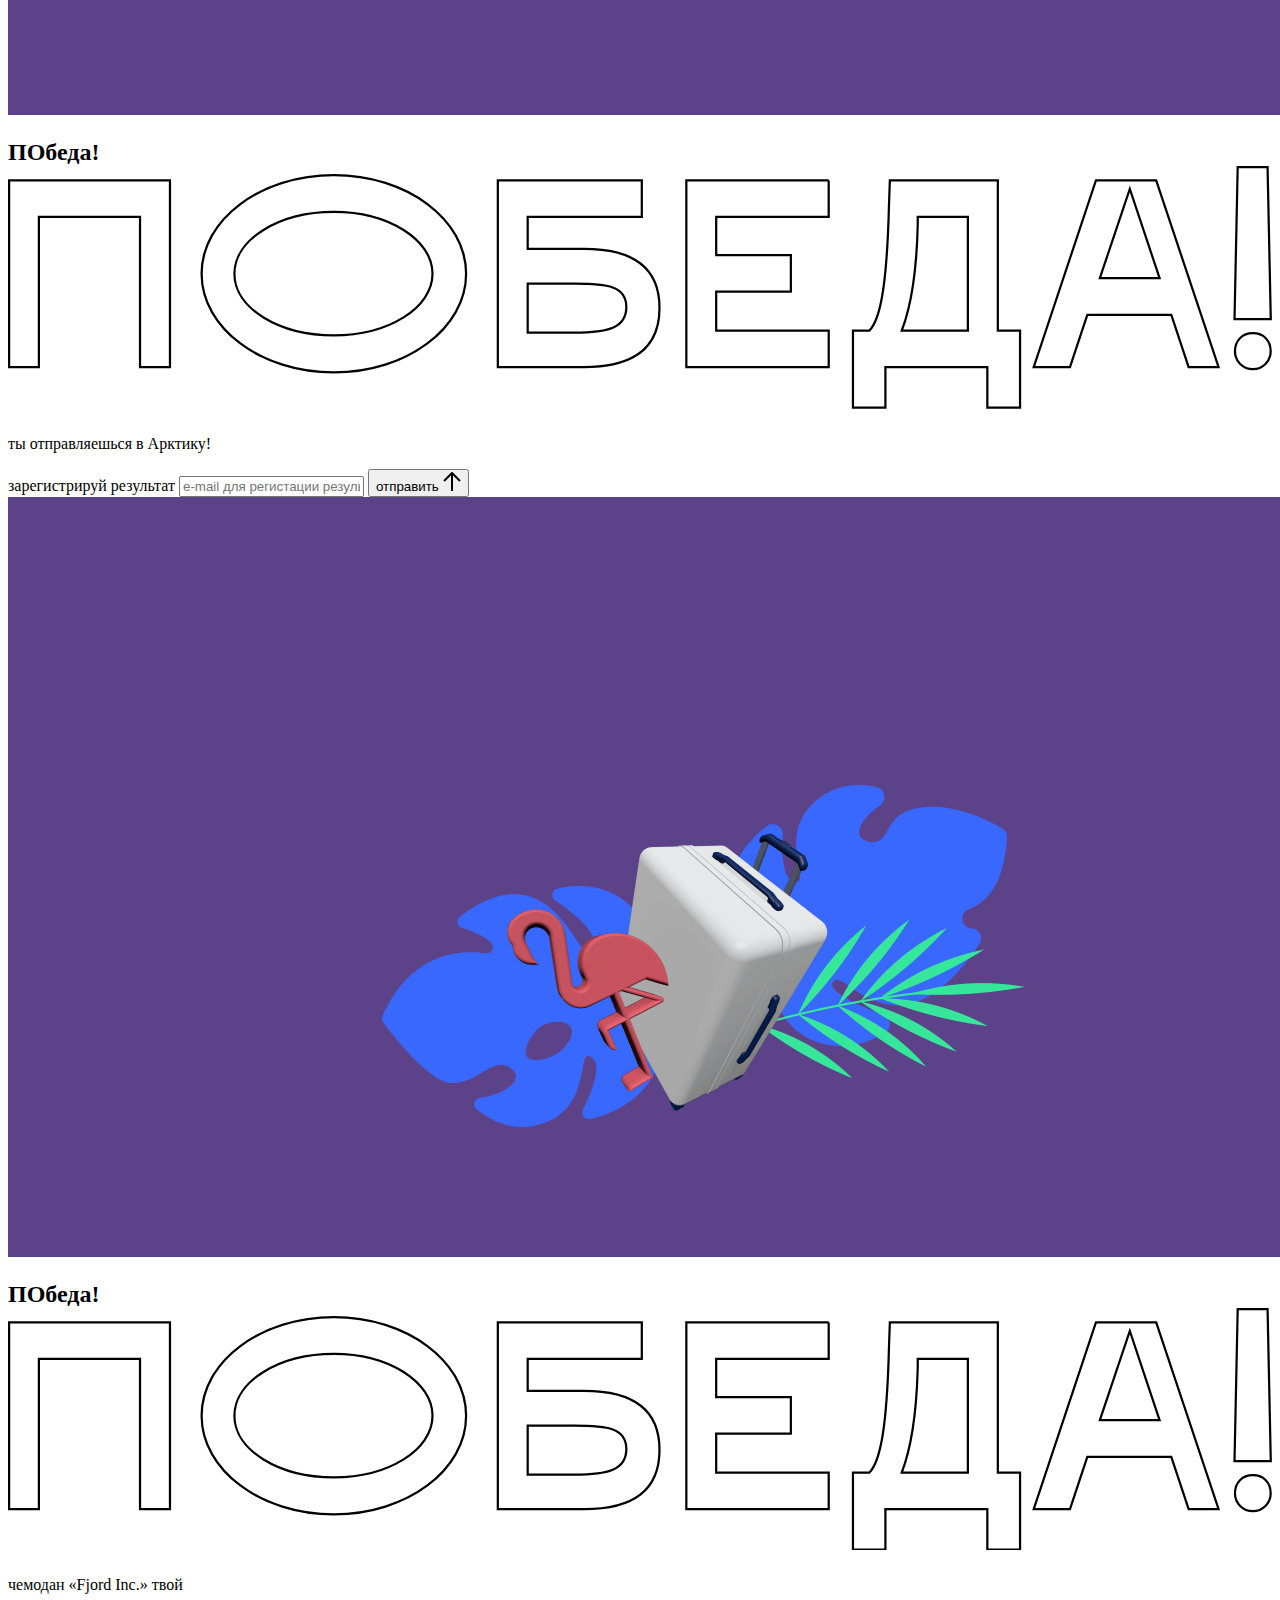
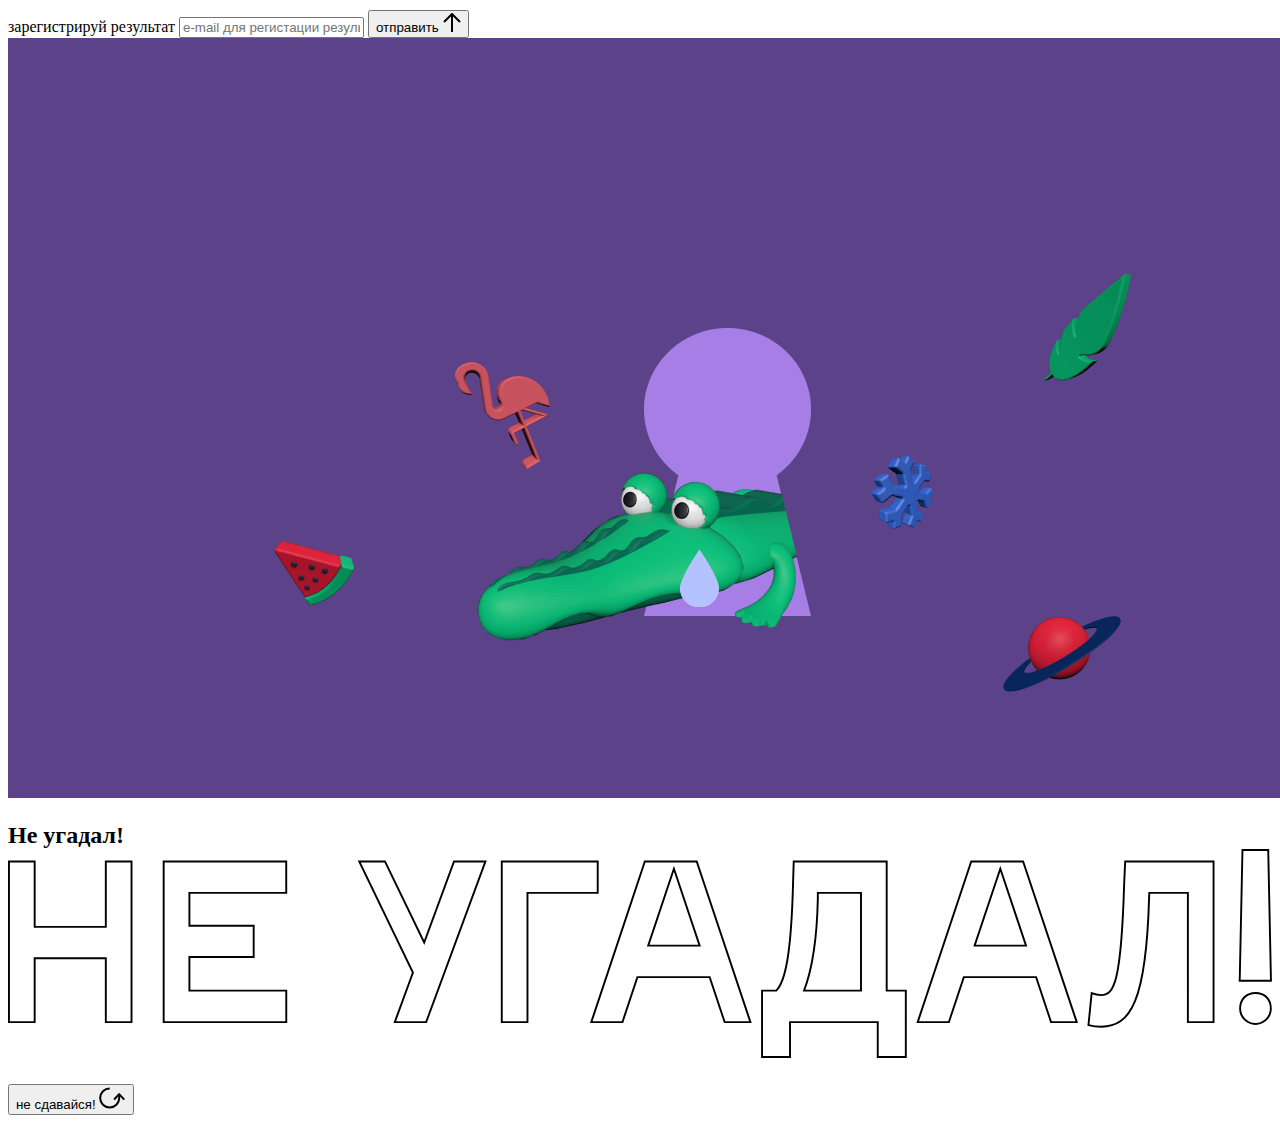
<file: source/index.html>
<!DOCTYPE html>
<html lang="ru">
<head>
  <meta charset="UTF-8">
  <meta name="description" content="">
  <meta name="viewport" content="width=device-width, initial-scale=1.0">
  <meta http-equiv="X-UA-Compatible" content="ie=edge">
  <title>Mysterious Vacation</title>
</head>
<body>

  <header class="page-header js-header">
    <div class="page-header__wrapper">
      <a href="#" class="page-header__logo" aria-label="Перейти на страницу FJORD.Inc">
        <svg width="100" height="15" viewBox="0 0 100 15" fill="none" xmlns="http://www.w3.org/2000/svg">
          <path d="M0.26 1.4V14H2.276V8.906H7.334V6.44H2.276V3.848H9.872V1.4H0.26ZM12.733 14.36C15.127 14.36 16.243 12.65 16.243 9.5V1.4H14.263V8.96C14.263 11.21 13.723 11.876 12.733 11.876C11.833 11.876 11.473 11.3 11.347 10.58L9.36702 10.94C9.63702 13.046 10.663 14.36 12.733 14.36ZM18.3918 7.7C18.3918 11.372 22.3878 14.36 27.3198 14.36C32.2518 14.36 36.2478 11.372 36.2478 7.7C36.2478 4.028 32.2518 1.04 27.3198 1.04C22.3878 1.04 18.3918 4.028 18.3918 7.7ZM20.6058 7.7C20.6058 5.378 23.6118 3.524 27.3198 3.524C30.9918 3.524 33.9798 5.378 33.9798 7.7C33.9798 10.004 30.9918 11.858 27.3198 11.858C23.6118 11.858 20.6058 10.004 20.6058 7.7ZM40.403 14V8.906H40.799L49.079 14.702V12.38L44.039 8.906H44.201C47.999 8.906 49.277 7.304 49.277 5.162C49.277 3.092 47.999 1.4 44.201 1.4H38.387V14H40.403ZM43.535 3.722C45.785 3.722 47.045 4.136 47.045 5.432C47.045 6.764 45.785 7.034 43.535 7.034H40.403V3.722H43.535ZM51.6936 1.382V14H57.8676C62.7456 14 66.7236 11.534 66.7236 7.7C66.7236 3.848 62.7456 1.382 57.8676 1.382H51.6936ZM53.7096 11.624V3.722H57.5436C61.5396 3.722 64.4916 5.018 64.4916 7.7C64.4916 10.238 61.5396 11.624 57.5436 11.624H53.7096ZM73.1832 14.018H74.9832V5H73.1832V14.018ZM72.9132 1.976C72.9132 2.57 73.3992 3.092 74.0832 3.092C74.7492 3.092 75.2352 2.57 75.2352 1.976C75.2352 1.382 74.7672 0.805999 74.0832 0.805999C73.3812 0.805999 72.9132 1.382 72.9132 1.976ZM76.7867 14H78.5687V9.104C78.7487 8.006 79.5947 6.962 81.0887 6.962C82.1147 6.962 83.2667 7.448 83.2667 9.554V14H85.0487V9.014C85.0487 6.152 83.2307 4.73 81.3587 4.73C79.9187 4.73 79.0727 5.558 78.5687 6.854V5H76.7867V14ZM90.9898 14.27C93.5098 14.27 95.3818 12.506 95.7238 10.328H94.0498C93.7258 11.3 92.6998 12.02 90.9898 12.02C88.8478 12.02 87.7678 10.922 87.7678 9.59C87.7678 8.24 88.8478 6.962 90.9898 6.962C92.7538 6.962 93.7978 7.844 94.0858 8.924H95.7418C95.4358 6.71 93.6178 4.73 90.9898 4.73C88.0918 4.73 86.1298 7.124 86.1298 9.59C86.1298 12.074 88.1278 14.27 90.9898 14.27ZM97.0693 12.938C97.0693 13.658 97.5553 14.144 98.2753 14.144C98.9953 14.144 99.4813 13.658 99.4813 12.938C99.4813 12.2 98.9953 11.714 98.2753 11.714C97.5553 11.714 97.0693 12.2 97.0693 12.938Z" fill="currentColor"/>
        </svg>
      </a>
      <button class="page-header__toggler js-menu-toggler" type="button" aria-label="Управление мобильным меню"><span>Меню</span></button>
      <nav class="page-header__nav">
        <div class="page-header__menu js-menu" id="menu">
          <ul>
            <li>
              <a class="js-menu-link" href="#top" data-href="top">главная</a>
            </li>
            <li>
              <a class="js-menu-link" href="#story" data-href="story">история</a>
            </li>
            <li>
              <a class="js-menu-link" href="#prizes" data-href="prizes">призы</a>
            </li>
            <li>
              <a class="js-menu-link" href="#rules" data-href="rules">правила</a>
            </li>
            <li>
              <a class="js-menu-link" href="#game" data-href="game">игра</a>
            </li>
          </ul>
        </div>
        <div class="page-header__social">
          <div class="social-block js-social-block">
            <button class="social-block__toggler" aria-label="Управлять блоком с социальными кнопками">
              <svg width="26" height="22" viewBox="0 0 27 22" fill="none" xmlns="http://www.w3.org/2000/svg">
                <path d="M19.6721 7.43664C21.6273 7.43664 23.213 5.85095 23.213 3.89566C23.213 1.94037 21.6273 0.354675 19.6721 0.354675C17.7168 0.354675 16.1311 1.94037 16.1311 3.89566C16.1311 4.19968 16.1728 4.49178 16.2458 4.77345L7.21751 8.95527C6.57519 8.05214 5.52303 7.46049 4.33078 7.46049C2.37549 7.46049 0.789795 9.04618 0.789795 11.0015C0.789795 12.9568 2.37549 14.5425 4.33078 14.5425C5.52303 14.5425 6.57668 13.9508 7.21751 13.0477L16.2458 17.2295C16.1743 17.5112 16.1311 17.8033 16.1311 18.1073C16.1311 20.0626 17.7168 21.6483 19.6721 21.6483C21.6273 21.6483 23.213 20.0626 23.213 18.1073C23.213 16.152 21.6273 14.5663 19.6721 14.5663C18.4798 14.5663 17.4262 15.158 16.7853 16.0611L7.75701 11.8793C7.82854 11.5976 7.87176 11.3055 7.87176 11.0015C7.87176 10.6974 7.83003 10.4053 7.75701 10.1237L16.7853 5.94186C17.4262 6.84499 18.4783 7.43664 19.6721 7.43664Z" fill="currentColor"/>
              </svg>
            </button>
            <ul class="social-block__list">
              <li>
                <a class="social-block__link social-block__link--fb" href="#" aria-label="Мы на Facebook">
                  <svg width="8" height="17" viewBox="0 0 8 17" fill="none" xmlns="http://www.w3.org/2000/svg">
                    <path d="M4.24646 16.9899H1.09275L1.05793 8.49828H0V5.30707H1.05793V3.81124C1.05793 1.42084 2.57654 0 5.21735 0H7.41758V3.18585H5.30841C4.28262 3.18585 4.2478 3.48582 4.2478 4.24914V5.30707H7.42964L7.16716 8.49828H4.2478V16.9899H4.24646Z" fill="currentColor"/>
                  </svg>
                </a>
              </li>
              <li>
                <a class="social-block__link social-block__link--insta" href="#" aria-label="Мы в Instagram">
                  <svg width="15" height="15" viewBox="0 0 15 15" fill="none" xmlns="http://www.w3.org/2000/svg">
                    <path d="M11.0197 0H4.19806C2.14246 0 0.471191 1.66993 0.471191 3.72285V10.5499C0.471191 12.6082 2.14112 14.2727 4.19806 14.2727H11.0197C13.0753 14.2727 14.7466 12.6082 14.7466 10.5499V3.72285C14.7466 1.67127 13.0753 0 11.0197 0ZM11.0197 12.4849H4.19806C3.13076 12.4849 2.26432 11.6158 2.26432 10.5512V3.72419C2.26432 2.65956 3.13076 1.79715 4.19806 1.79715H11.0197C12.087 1.79715 12.9535 2.6609 12.9535 3.72419V10.5512C12.9535 11.6145 12.087 12.4849 11.0197 12.4849Z" fill="currentColor"/>
                    <path d="M7.60887 3.11084C5.38989 3.11084 3.58203 4.9187 3.58203 7.14036C3.58203 9.35532 5.38989 11.1645 7.60887 11.1645C9.83053 11.1645 11.6357 9.35666 11.6357 7.14036C11.6357 4.9187 9.83053 3.11084 7.60887 3.11084ZM7.60887 9.36871C6.37551 9.36871 5.37784 8.37372 5.37784 7.14036C5.37784 5.90699 6.37551 4.90665 7.60887 4.90665C8.83822 4.90665 9.84259 5.90833 9.84259 7.14036C9.84392 8.37238 8.83822 9.36871 7.60887 9.36871Z" fill="currentColor"/>
                    <path d="M11.3573 2.35962C10.8256 2.35962 10.3931 2.79752 10.3931 3.32381C10.3931 3.85546 10.8256 4.29336 11.3573 4.29336C11.8862 4.29336 12.3215 3.85546 12.3215 3.32381C12.3215 2.79752 11.8862 2.35962 11.3573 2.35962Z" fill="currentColor"/>
                  </svg>
                </a>
              </li>
              <li>
                <a class="social-block__link social-block__link--vk" href="#" aria-label="Мы ВКонтакте">
                  <svg width="17" height="10" viewBox="0 0 17 10" fill="none" xmlns="http://www.w3.org/2000/svg">
                    <path d="M14.1234 4.9002C14.1234 4.9002 16.3623 1.72708 16.5866 0.680242C16.6595 0.312285 16.4947 0.103188 16.1069 0.103188C16.1069 0.103188 14.8193 0.103188 14.168 0.103188C13.7235 0.103188 13.5587 0.293278 13.4235 0.579768C13.4235 0.579768 12.3724 2.82553 11.0969 4.24712C10.6861 4.70333 10.4781 4.84318 10.2511 4.84318C10.0646 4.84318 9.98625 4.6911 9.98625 4.27834V0.649016C9.98625 0.147997 9.92545 0.00135496 9.5066 0.00135496H6.39628C6.15578 0.00135496 6.0085 0.134417 6.0085 0.324506C6.0085 0.801084 6.73406 0.908351 6.73406 2.20231V4.87305C6.73406 5.40529 6.70569 5.61575 6.45303 5.61575C5.78016 5.61575 4.19528 3.30618 3.30623 0.678887C3.12923 0.145282 2.93737 0 2.43475 0H0.486409C0.205373 0 0 0.190085 0 0.476576C0 0.991172 0.60666 3.40801 2.99277 6.64358C4.59927 8.8201 6.70569 10 8.60269 10C9.76196 10 10.0416 9.80312 10.0416 9.31432V7.63883C10.0416 7.22607 10.2065 7.04956 10.4429 7.04956C10.7078 7.04956 11.1847 7.13238 12.2805 8.22268C13.5843 9.47862 13.6762 10 14.3896 10H16.5676C16.7919 10 17 9.89273 17 9.52342C17 9.02919 16.3623 8.15343 15.384 7.10659C14.9801 6.56755 14.3302 5.98914 14.1248 5.72301C13.8275 5.40801 13.9154 5.23014 14.1234 4.9002Z" fill="currentColor"/>
                  </svg>
                </a>
              </li>
            </ul>
          </div>
        </div>
      </nav>
    </div>
  </header>

  <main class="page-content">

    <section class="animation-screen"></section>

    <section class="screen screen--hidden screen--intro" id="top">
      <div class="screen__wrapper">
        <div class="intro">
          <h1 class="intro__title">Таинственный отпуск</h1>
          <div class="intro__content">
            <div class="intro__info">
              <p class="intro__label">Даты проведения конкурса:</p>
              <p class="intro__date">01 — 31.05 / 2020</p>
            </div>
            <div class="intro__message">
              <p>
                Отгадай первым место назначения и&nbsp;отправься в&nbsp;путешествие в&nbsp;любое время или получи один из многочисленных призов
                <svg width="16" height="16" viewBox="0 0 10 10" fill="none" xmlns="http://www.w3.org/2000/svg">
                  <path d="M0 6.35337L3.90271 4.99012L0 3.64663L1.34615 1.32374L4.44287 4.01073L3.67364 0H6.34615L5.57692 4.01073L8.65385 1.32374L10 3.64663L6.13405 4.99012L10 6.35337L8.65385 8.65651L5.57692 5.98927L6.34615 10H3.67364L4.44287 5.96952L1.34615 8.65651L0 6.35337Z" fill="currentColor"/>
                </svg>
              </p>
            </div>
          </div>
        </div>
      </div>
      <div class="screen__footer js-footer">
        <button class="screen__footer-enlarge js-footer-toggler" type="button" aria-label="Показать сообщение">
          <svg width="10" height="10" viewBox="0 0 10 10" fill="none" xmlns="http://www.w3.org/2000/svg">
            <path d="M0 6.35337L3.90271 4.99012L0 3.64663L1.34615 1.32374L4.44287 4.01073L3.67364 0H6.34615L5.57692 4.01073L8.65385 1.32374L10 3.64663L6.13405 4.99012L10 6.35337L8.65385 8.65651L5.57692 5.98927L6.34615 10H3.67364L4.44287 5.96952L1.34615 8.65651L0 6.35337Z" fill="currentColor"/>
          </svg>
        </button>
        <button class="screen__footer-collapse js-footer-toggler" type="button" aria-label="Скрыть сообщение">
          <svg width="13" height="13" viewBox="0 0 13 13" fill="none" xmlns="http://www.w3.org/2000/svg">
            <line x1="12.3536" y1="0.353553" x2="0.738349" y2="11.9688" stroke="currentColor"/>
            <line x1="0.738319" y1="0.539925" x2="12.3535" y2="12.1551" stroke="currentColor"/>
          </svg>
        </button>
        <div class="screen__footer-wrapper">
          <div class="screen__footer-announce">
            <p class="screen__footer-label">Даты проведения конкурса:</p>
            <p class="screen__footer-date">01 — 31.05 / 2020</p>
          </div>
          <div class="screen__footer-note">
            <p>
              <svg width="10" height="10" viewBox="0 0 10 10" fill="none" xmlns="http://www.w3.org/2000/svg">
                <path d="M0 6.35337L3.90271 4.99012L0 3.64663L1.34615 1.32374L4.44287 4.01073L3.67364 0H6.34615L5.57692 4.01073L8.65385 1.32374L10 3.64663L6.13405 4.99012L10 6.35337L8.65385 8.65651L5.57692 5.98927L6.34615 10H3.67364L4.44287 5.96952L1.34615 8.65651L0 6.35337Z" fill="currentColor"/>
              </svg>
              <span>Победители могут выбрать любые 14 дней подряд в&nbsp;течение двух лет с&nbsp;даты окончания конкурса. Победители могут воспользоваться путевкой сами или подарить другому лицу.</span>
            </p>
          </div>
        </div>
      </div>
    </section>

    <section class="screen screen--hidden screen--story" id="story">

      <div class="slider swiper-container js-slider">

        <div class="swiper-wrapper">

          <div class="slider__item swiper-slide">
            <h2 class="slider__item-title">История</h2>
            <p class="slider__item-text">Джеймс Таргет был основателем компании &laquo;Fjord Inc.&raquo;. С&nbsp;1965 года &laquo;Fjord Inc.&raquo; прославилась надёжными и&nbsp;удобными чемоданами и&nbsp;аксессуарами для туристов.</p>
          </div>

          <div class="slider__item swiper-slide">
            <p class="slider__item-text">Когда Джеймсу было 7&nbsp;лет, в&nbsp;их&nbsp;доме гостил дядюшка и&nbsp;развлекал детей рассказами о&nbsp;своей поездке в&nbsp;место, показавшееся малышу Таргету невероятным. Тогда Джеймс решил, что однажды посетит его, но&nbsp;не&nbsp;будет рассказывать о&nbsp;мечте, пока не&nbsp;осуществит.</p>
          </div>

          <div class="slider__item swiper-slide">
            <p class="slider__item-text">Джеймс Таргет стал увлеченным путешественником. Он&nbsp;посетил 5&nbsp;континентов, 126&nbsp;стран.</p>
          </div>

          <div class="slider__item swiper-slide">
            <p class="slider__item-text">Он&nbsp;сплавлялся по&nbsp;Амазонке и&nbsp;погружался в&nbsp;пещеры Франции, медитировал в&nbsp;горах Тибета и&nbsp;пожимал руку вождя племени Акугауа.</p>
          </div>

          <div class="slider__item swiper-slide">
            <p class="slider__item-text">Из&nbsp;своих поездок Джеймс Таргет привозил идеи, как сделать свои чемоданы &laquo;Fjord Inc.&raquo; удобными и&nbsp;приспособленными к&nbsp;разным дорожным условиям.</p>
          </div>

          <div class="slider__item swiper-slide">
            <p class="slider__item-text">Всё это время Джеймс не&nbsp;оставлял идею поездки своей мечты. Однако, как только он&nbsp;брался за&nbsp;планирование, возникали препятствия, не&nbsp;позволяющие отправиться туда.</p>
          </div>

          <div class="slider__item swiper-slide">
            <p class="slider__item-text">В&nbsp;возрасте 67&nbsp;лет Джеймс Таргет попал под лавину и&nbsp;погиб. В&nbsp;своём завещании он&nbsp;поручил отправить в&nbsp;заветное путешествие трёх смельчаков, единых с&nbsp;ним духом.</p>
          </div>

          <div class="slider__item swiper-slide">
            <p class="slider__item-text">Тех, кто сможет узнать таинственное место, задавая вопросы специально обученному ИИ&nbsp;&laquo;Соне&raquo;, ждет фантастическое путешествие.</p>
          </div>
        </div>
        <div class="slider__controls">
          <button class="slider__control slider__control--prev js-control-prev" type="button" aria-label="Показать предыдущую историю">
            <svg width="12" height="22" viewBox="0 0 12 22" fill="none" xmlns="http://www.w3.org/2000/svg">
              <path d="M11 1L1 11L11 21" stroke="currentColor" stroke-width="2" stroke-linejoin="round"/>
            </svg>
          </button>
          <button class="slider__control slider__control--next js-control-next" type="button" aria-label="Показать следующую историю">
            <svg width="12" height="22" viewBox="0 0 12 22" fill="none" xmlns="http://www.w3.org/2000/svg">
              <path d="M1 1L11 11L1 21" stroke="currentColor" stroke-width="2" stroke-linejoin="round"/>
            </svg>
          </button>
        </div>
        <div class="slider__pagination swiper-pagination"></div>
      </div>
    </section>

    <section class="screen screen--hidden screen--prizes" id="prizes">
      <div class="screen__wrapper">
        <div class="prizes">
          <h2 class="prizes__title">ПРизы</h2>
          <div class="prizes__lead">
            <p>Найди ответ и&nbsp;получи один из&nbsp;призов:</p>
          </div>
          <ul class="prizes__list">
            <li class="prizes__item prizes__item--journeys">
              <div class="prizes__icon">
                <picture>
                  <source srcset="img/prize1-mob.svg" media="(orientation: portrait)">
                  <img src="img/prize1.svg" alt="">
                </picture>
              </div>
              <p class="prizes__desc">
                <b>3</b>
                <span>загадочных путешествия</span>
              </p>
            </li>
            <li class="prizes__item prizes__item--cases">
              <div class="prizes__icon">
                <picture>
                  <source srcset="img/prize2-mob.svg" media="(orientation: portrait)">
                  <img src="img/prize2.svg" alt="">
                </picture>
              </div>
              <p class="prizes__desc">
                <b>7</b>
                <span>надежных чемоданов</span>
              </p>
            </li>
            <li class="prizes__item prizes__item--codes">
              <div class="prizes__icon">
                <picture>
                  <source srcset="img/prize3-mob.svg" media="(orientation: portrait)">
                  <img src="img/prize3.svg" alt="">
                </picture>
              </div>
              <p class="prizes__desc">
                <b>900</b>
                <span>
                  промокодов на&nbsp;скидку 15%
                  <svg width="10" height="10" viewBox="0 0 10 10" fill="none" xmlns="http://www.w3.org/2000/svg">
                    <path d="M0 6.35337L3.90271 4.99012L0 3.64663L1.34615 1.32374L4.44287 4.01073L3.67364 0H6.34615L5.57692 4.01073L8.65385 1.32374L10 3.64663L6.13405 4.99012L10 6.35337L8.65385 8.65651L5.57692 5.98927L6.34615 10H3.67364L4.44287 5.96952L1.34615 8.65651L0 6.35337Z" fill="currentColor"/>
                  </svg>
                </span>
              </p>
            </li>
          </ul>
        </div>
      </div>
      <div class="screen__footer js-footer">
        <button class="screen__footer-enlarge js-footer-toggler" type="button" aria-label="Показать сообщение">
          <svg width="10" height="10" viewBox="0 0 10 10" fill="none" xmlns="http://www.w3.org/2000/svg">
            <path d="M0 6.35337L3.90271 4.99012L0 3.64663L1.34615 1.32374L4.44287 4.01073L3.67364 0H6.34615L5.57692 4.01073L8.65385 1.32374L10 3.64663L6.13405 4.99012L10 6.35337L8.65385 8.65651L5.57692 5.98927L6.34615 10H3.67364L4.44287 5.96952L1.34615 8.65651L0 6.35337Z" fill="currentColor"/>
          </svg>
        </button>
        <button class="screen__footer-collapse js-footer-toggler" type="button" aria-label="Скрыть сообщение">
          <svg width="13" height="13" viewBox="0 0 13 13" fill="none" xmlns="http://www.w3.org/2000/svg">
            <line x1="12.3536" y1="0.353553" x2="0.738349" y2="11.9688" stroke="currentColor"/>
            <line x1="0.738319" y1="0.539925" x2="12.3535" y2="12.1551" stroke="currentColor"/>
          </svg>
        </button>
        <div class="screen__footer-wrapper">
          <div class="screen__footer-announce">
            <p class="screen__footer-label">Даты проведения конкурса:</p>
            <p class="screen__footer-date">01 — 31.05 / 2020</p>
          </div>
          <div class="screen__footer-note">
            <p>
              <svg width="10" height="10" viewBox="0 0 10 10" fill="none" xmlns="http://www.w3.org/2000/svg">
                <path d="M0 6.35337L3.90271 4.99012L0 3.64663L1.34615 1.32374L4.44287 4.01073L3.67364 0H6.34615L5.57692 4.01073L8.65385 1.32374L10 3.64663L6.13405 4.99012L10 6.35337L8.65385 8.65651L5.57692 5.98927L6.34615 10H3.67364L4.44287 5.96952L1.34615 8.65651L0 6.35337Z" fill="currentColor"/>
              </svg>
              <span>Скидка&nbsp;15% на&nbsp;единоразовое приобретение путёвки с&nbsp;1&nbsp;июня 2020 по&nbsp;31&nbsp;мая 2022&nbsp;года. Суммируется с&nbsp;другими акциями</span>
            </p>
          </div>
        </div>
      </div>
    </section>

    <section class="screen screen--hidden screen--rules" id="rules">
      <div class="screen__wrapper">
        <div class="rules">
          <h2 class="rules__title">Правила</h2>
          <div class="rules__lead">
            <p>Для того чтобы получить наследство Джеймса Таргета, тебе нужно выведать у&nbsp;&laquo;Сони&raquo;, куда предстоит отправиться тебе в&nbsp;случае победы</p>
          </div>
          <ol class="rules__list">
            <li class="rules__item">
              <p>Тебе отводится <br>5&nbsp;минут</p>
            </li>
            <li class="rules__item">
              <p>Задавай любые вопросы в&nbsp;текстовом поле</p>
            </li>
            <li class="rules__item">
              <p>Нажимай кнопку &laquo;Узнать&raquo;, чтобы получить ответ</p>
            </li>
            <li class="rules__item">
              <p>&laquo;Соня&raquo; может отвечать только&nbsp;Да или Нет</p>
            </li>
          </ol>
          <a href="#game" class="rules__link btn">Погнали!</a>
        </div>
      </div>
      <div class="screen__disclaimer">
        <div class="disclaimer">
          <ul>
            <li>
              <a href="#">Правовая информация</a>
            </li>
            <li>
              <a href="#">Подробные правила</a>
            </li>
          </ul>
        </div>
      </div>
    </section>

    <section class="screen screen--hidden screen--game" id="game">
      <div class="screen__wrapper">
        <div class="game">
          <div class="game__header">
            <h2 class="game__title">Игра</h2>
            <div class="game__counter">
              <span>05</span>:<span>00</span>
            </div>
          </div>
          <div class="game__body">
            <div class="chat">
              <div class="chat__body js-chat">
                <ul class="chat__list" id="messages"></ul>
              </div>
              <div class="chat__footer">
                <form action="#" method="post" class="form form--chat" id="message-form">
                  <label for="message-field" class="visually-hidden">Поле для ввода вопроса</label>
                  <input type="text" class="form__field" id="message-field">
                  <button class="form__button btn">
                    Узнать
                    <svg width="18" height="19" viewBox="0 0 18 19" fill="none" xmlns="http://www.w3.org/2000/svg">
                      <path stroke="currentColor" stroke-width="2" d="M9 19V1"/>
                      <path d="M1 9l8-8 8 8" stroke="currentColor" stroke-width="2" stroke-linejoin="round"/>
                    </svg>
                  </button>
                </form>
              </div>
            </div>
          </div>
          <!-- временные кнопки для показа результата -->
          <div class="game__buttons">
            <button class="game__button btn js-show-result" type="button" data-target="result">Положительный результат</button>
            <button class="game__button btn js-show-result" type="button" data-target="result2">Положительный результат - 2</button>
            <button class="game__button btn js-show-result" type="button" data-target="result3">Отрицательный результат</button>
          </div>
        </div>
      </div>
    </section>

    <section class="screen screen--hidden screen--result" id="result">
      <div class="screen__wrapper">
        <div class="result result--trip">
          <div class="result__image">
            <picture>
              <source srcset="img/result1-mob.png 1x, img/result1-mob@2x.png 2x" media="(max-width: 768px) and (orientation: portrait)">
              <img src="img/result1.png" srcset="img/result1@2x.png 2x" alt="">
            </picture>
          </div>
          <h2 class="result__title">
            <span class="visually-hidden">ПОбеда!</span>
            <svg xmlns="http://www.w3.org/2000/svg" viewBox="0 0 568.85 109.24">
              <path d="M16,24.44V92H2.6V8H75V92H61.52V24.44H16Z" transform="translate(-2.1 -1.5)" fill="none" stroke="currentColor"/>
              <path
                d="M148.76,5.6c32.88,0,59.52,19.92,59.52,44.4s-26.64,44.4-59.52,44.4S89.24,74.48,89.24,50,115.88,5.6,148.76,5.6Zm0,72.12c24.48,0,44.4-12.36,44.4-27.72s-19.92-27.84-44.4-27.84C124,22.16,104,34.52,104,50S124,77.72,148.76,77.72Z"
                transform="translate(-2.1 -1.5)" fill="none" stroke="currentColor"/>
              <path
                d="M287.36,8V24.44H236v14.4h25.32c25.44,0,34,11.16,34,26.52,0,15.6-8.52,26.64-34,26.64H222.56V8h64.8ZM256.88,76.52c15.12,0,23.52-2,23.52-11.52S272,54.44,256.88,54.44H236V76.52h20.88Z"
                transform="translate(-2.1 -1.5)" fill="none" stroke="currentColor"/>
              <path d="M371.47,8V24.44H320.84V41.6h33.6V58h-33.6V75.56h50.64V92H307.4V8h64.08Z" transform="translate(-2.1 -1.5)"
                    fill="none" stroke="currentColor"/>
              <path
                d="M382.39,110.24V75.56h7.44c4.56-4.68,7.8-18.36,8.76-56L399,8h48.6V75.56h10v34.68H442.87V92H397v18.24H382.39Zm51.72-34.68V24.44H411.55v3.12c-0.48,22.44-3.24,37.68-7.2,48h29.76Z"
                transform="translate(-2.1 -1.5)" fill="none" stroke="currentColor"/>
              <path
                d="M463.75,92l28-84h27.12l28.08,84H533.47l-7.8-23.52h-37.8L480.07,92H463.75Zm56.64-40L507,11.84,493.51,52h26.88Z"
                transform="translate(-2.1 -1.5)" fill="none" stroke="currentColor"/>
              <path
                d="M554.12,70.4L555.55,2H569l1.44,68.4H554.12Zm8.28,6.36c4.8,0,8,3.24,8,8.16a8,8,0,1,1-16.08,0C554.35,80,557.59,76.76,562.39,76.76Z"
                transform="translate(-2.1 -1.5)" fill="none" stroke="currentColor"/>
            </svg>
          </h2>
          <div class="result__text">
            <p>ты&nbsp;отправляешься в&nbsp;Арктику!</p>
          </div>
          <div class="result__form">
            <form action="#" method="post" class="form form--result">
              <label for="email-field" class="form__label">зарегистрируй результат</label>
              <input type="email" class="form__field" id="email-field" placeholder="e-mail для регистации результата и получения приза" required>
              <button class="form__button btn">
                отправить
                <svg width="18" height="19" viewBox="0 0 18 19" fill="none" xmlns="http://www.w3.org/2000/svg">
                  <path stroke="currentColor" stroke-width="2" d="M9 19V1"/>
                  <path d="M1 9l8-8 8 8" stroke="currentColor" stroke-width="2" stroke-linejoin="round"/>
                </svg>
              </button>
            </form>
          </div>
        </div>
      </div>
    </section>

    <section class="screen screen--hidden screen--result" id="result2">
      <div class="screen__wrapper">
        <div class="result result--prize">
          <div class="result__image">
            <picture>
              <source srcset="img/result2-mob.png 1x, img/result2-mob@2x.png 2x" media="(max-width: 768px) and (orientation: portrait)">
              <img src="img/result2.png" srcset="img/result2@2x.png 2x" alt="">
            </picture>
          </div>
          <h2 class="result__title">
            <span class="visually-hidden">ПОбеда!</span>
            <svg xmlns="http://www.w3.org/2000/svg" viewBox="0 0 568.85 109.24">
              <path d="M16,24.44V92H2.6V8H75V92H61.52V24.44H16Z" transform="translate(-2.1 -1.5)" fill="none" stroke="currentColor"/>
              <path
                d="M148.76,5.6c32.88,0,59.52,19.92,59.52,44.4s-26.64,44.4-59.52,44.4S89.24,74.48,89.24,50,115.88,5.6,148.76,5.6Zm0,72.12c24.48,0,44.4-12.36,44.4-27.72s-19.92-27.84-44.4-27.84C124,22.16,104,34.52,104,50S124,77.72,148.76,77.72Z"
                transform="translate(-2.1 -1.5)" fill="none" stroke="currentColor"/>
              <path
                d="M287.36,8V24.44H236v14.4h25.32c25.44,0,34,11.16,34,26.52,0,15.6-8.52,26.64-34,26.64H222.56V8h64.8ZM256.88,76.52c15.12,0,23.52-2,23.52-11.52S272,54.44,256.88,54.44H236V76.52h20.88Z"
                transform="translate(-2.1 -1.5)" fill="none" stroke="currentColor"/>
              <path d="M371.47,8V24.44H320.84V41.6h33.6V58h-33.6V75.56h50.64V92H307.4V8h64.08Z" transform="translate(-2.1 -1.5)"
                    fill="none" stroke="currentColor"/>
              <path
                d="M382.39,110.24V75.56h7.44c4.56-4.68,7.8-18.36,8.76-56L399,8h48.6V75.56h10v34.68H442.87V92H397v18.24H382.39Zm51.72-34.68V24.44H411.55v3.12c-0.48,22.44-3.24,37.68-7.2,48h29.76Z"
                transform="translate(-2.1 -1.5)" fill="none" stroke="currentColor"/>
              <path
                d="M463.75,92l28-84h27.12l28.08,84H533.47l-7.8-23.52h-37.8L480.07,92H463.75Zm56.64-40L507,11.84,493.51,52h26.88Z"
                transform="translate(-2.1 -1.5)" fill="none" stroke="currentColor"/>
              <path
                d="M554.12,70.4L555.55,2H569l1.44,68.4H554.12Zm8.28,6.36c4.8,0,8,3.24,8,8.16a8,8,0,1,1-16.08,0C554.35,80,557.59,76.76,562.39,76.76Z"
                transform="translate(-2.1 -1.5)" fill="none" stroke="currentColor"/>
            </svg>
          </h2>
          <div class="result__text">
            <p>чемодан &laquo;Fjord&nbsp;Inc.&raquo;&nbsp;твой</p>
          </div>
          <div class="result__form">
            <form action="#" method="post" class="form form--result">
              <label for="email-field2" class="form__label">зарегистрируй результат</label>
              <input type="email" class="form__field" id="email-field2" placeholder="e-mail для регистации результата и получения приза" required>
              <button class="form__button btn">
                отправить
                <svg width="18" height="19" viewBox="0 0 18 19" fill="none" xmlns="http://www.w3.org/2000/svg">
                  <path stroke="currentColor" stroke-width="2" d="M9 19V1"/>
                  <path d="M1 9l8-8 8 8" stroke="currentColor" stroke-width="2" stroke-linejoin="round"/>
                </svg>
              </button>
            </form>
          </div>
        </div>
      </div>
    </section>

    <section class="screen screen--hidden screen--result" id="result3">
      <div class="screen__wrapper">
        <div class="result result--negative">
          <div class="result__image">
            <picture>
              <source srcset="img/result3-mob.png 1x, img/result3-mob@2x.png 2x" media="(max-width: 768px) and (orientation: portrait)">
              <img src="img/result3.png" srcset="img/result3@2x.png 2x" alt="">
            </picture>
          </div>
          <h2 class="result__title">
            <span class="visually-hidden">Не угадал!</span>
            <svg xmlns="http://www.w3.org/2000/svg" viewBox="0 0 660.77 109.24">
              <path d="M2.66,92V8H16.1V42.2H53.3V8H66.74V92H53.3V58.64H16.1V92H2.66Z" transform="translate(-2.16 -1.5)"
                    fill="none" stroke="currentColor"/>
              <path d="M147.62,8V24.44H97V41.6h33.6V58H97V75.56h50.64V92H83.54V8h64.08Z" transform="translate(-2.16 -1.5)"
                    fill="none" stroke="currentColor"/>
              <path d="M199.22,8l20.52,42.36L235.34,8h16.44l-31,84H204.38l9.48-25.92L185.78,8h13.44Z"
                    transform="translate(-2.16 -1.5)" fill="none" stroke="currentColor"/>
              <path d="M273.74,24.44V92H260.3V8h50.16V24.44H273.74Z" transform="translate(-2.16 -1.5)" fill="none"
                    stroke="currentColor"/>
              <path
                d="M307.1,92l28-84h27.12l28.08,84H376.82L369,68.48h-37.8L323.42,92H307.1Zm56.64-40L350.3,11.84,336.86,52h26.88Z"
                transform="translate(-2.16 -1.5)" fill="none" stroke="currentColor"/>
              <path
                d="M396.38,110.24V75.56h7.44c4.56-4.68,7.8-18.36,8.76-56L412.94,8h48.6V75.56h10v34.68H456.86V92H411v18.24H396.38ZM448.1,75.56V24.44H425.54v3.12c-0.48,22.44-3.24,37.68-7.2,48H448.1Z"
                transform="translate(-2.16 -1.5)" fill="none" stroke="currentColor"/>
              <path
                d="M477.74,92l28-84h27.12L560.9,92H547.46l-7.8-23.52h-37.8L494.06,92H477.74Zm56.64-40-13.44-40.2L507.5,52h26.88Z"
                transform="translate(-2.16 -1.5)" fill="none" stroke="currentColor"/>
              <path
                d="M568.7,76.88a13.77,13.77,0,0,0,5,1c6.6,0,10.44-6.24,12-58.32L586.22,8h46.2V92H619V24.44H598.82l-0.12,3.12C597.14,81,589,94.4,573.74,94.4a28.55,28.55,0,0,1-6.72-.84Z"
                transform="translate(-2.16 -1.5)" fill="none" stroke="currentColor"/>
              <path
                d="M646.1,70.4L647.54,2H661l1.44,68.4H646.1Zm8.28,6.36c4.8,0,8,3.24,8,8.16a8,8,0,0,1-16.08,0C646.34,80,649.58,76.76,654.38,76.76Z"
                transform="translate(-2.16 -1.5)" fill="none" stroke="currentColor"/>
            </svg>
          </h2>
          <button class="result__button js-play" type="button">
            не сдавайся!
            <span>
              <svg width="27" height="22" viewBox="0 0 27 22" fill="none" xmlns="http://www.w3.org/2000/svg">
                <path d="M10.6899 1.47998C5.42992 1.47998 1.16992 5.73998 1.16992 11C1.16992 16.26 5.42992 20.52 10.6899 20.52C15.9499 20.52 20.2099 16.26 20.2099 11V7.13998" stroke="currentColor" stroke-width="2" stroke-miterlimit="10"/>
                <path d="M15.1099 12.5099L20.1499 7.13989L25.3099 12.6299" stroke="currentColor" stroke-width="2" stroke-miterlimit="10" stroke-linejoin="round"/>
              </svg>
            </span>
          </button>
        </div>
      </div>
    </section>

  </main>

</body>
</html>
</file>
